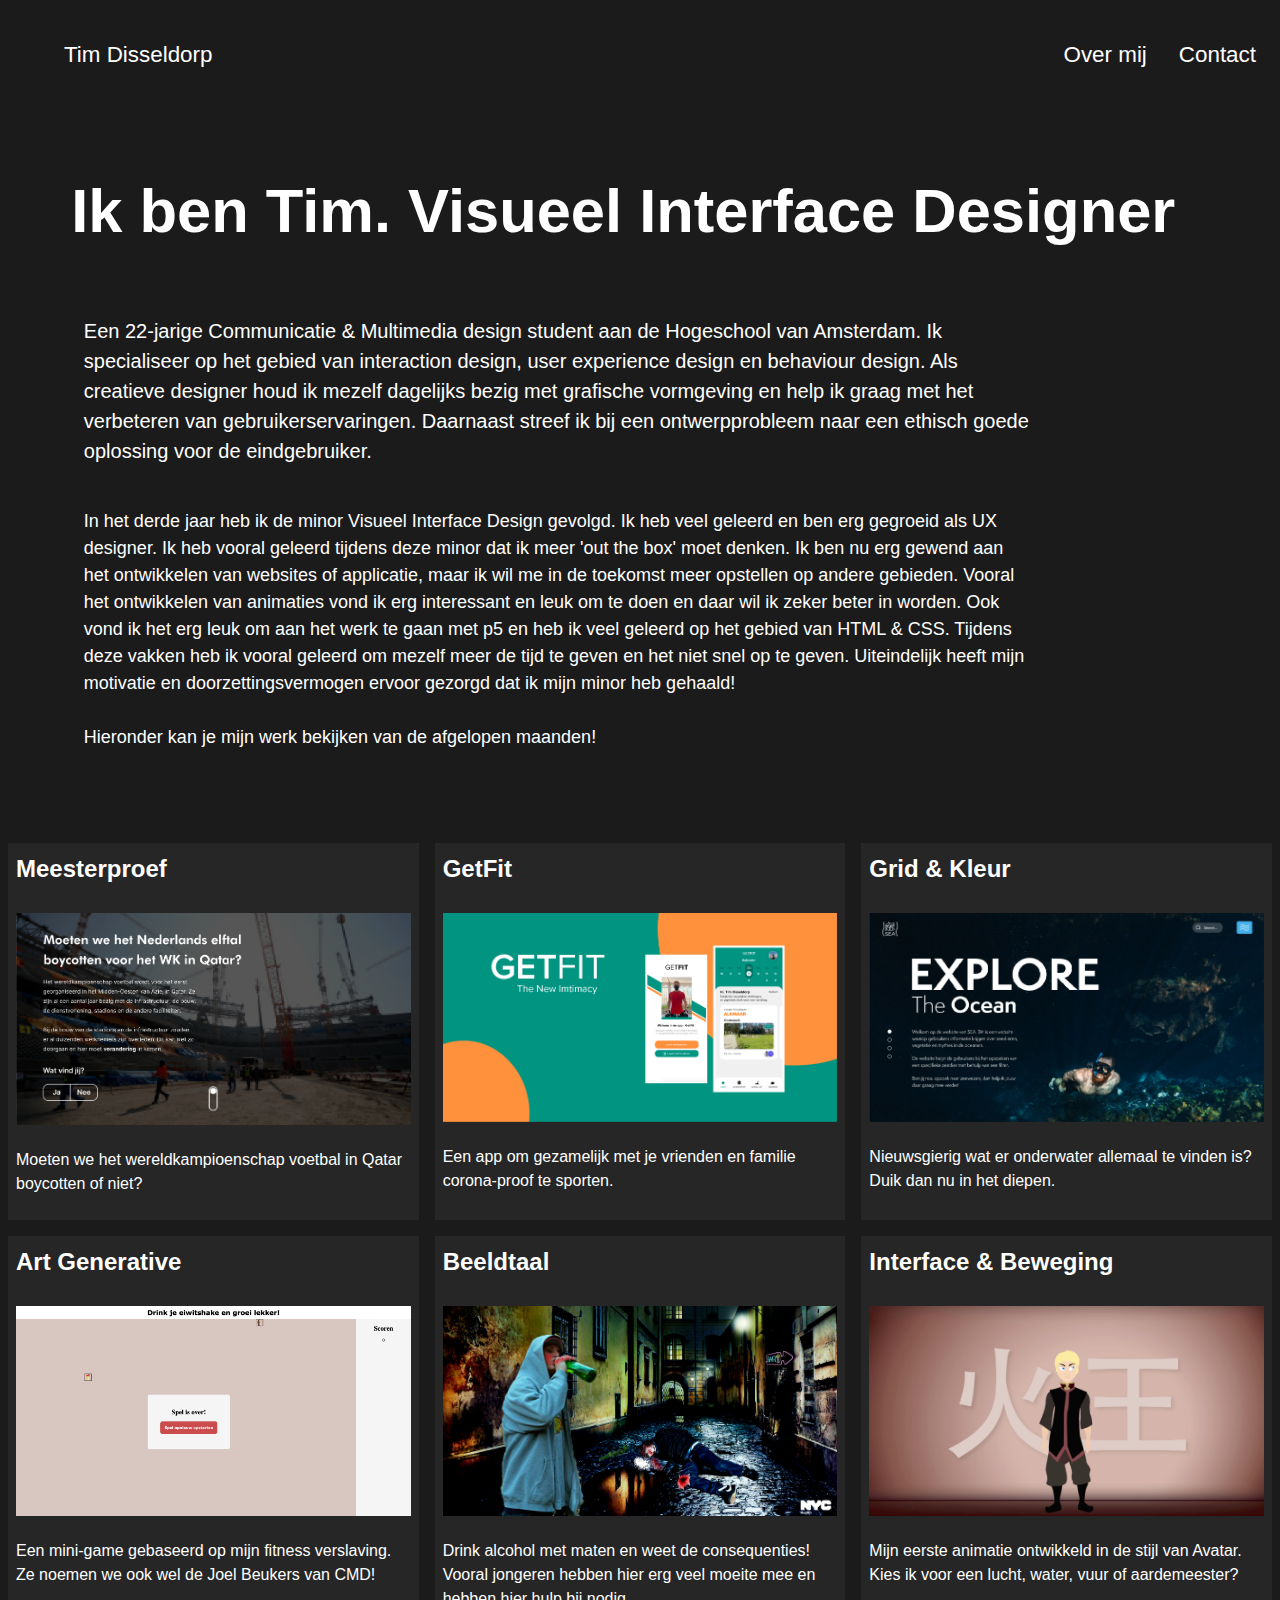
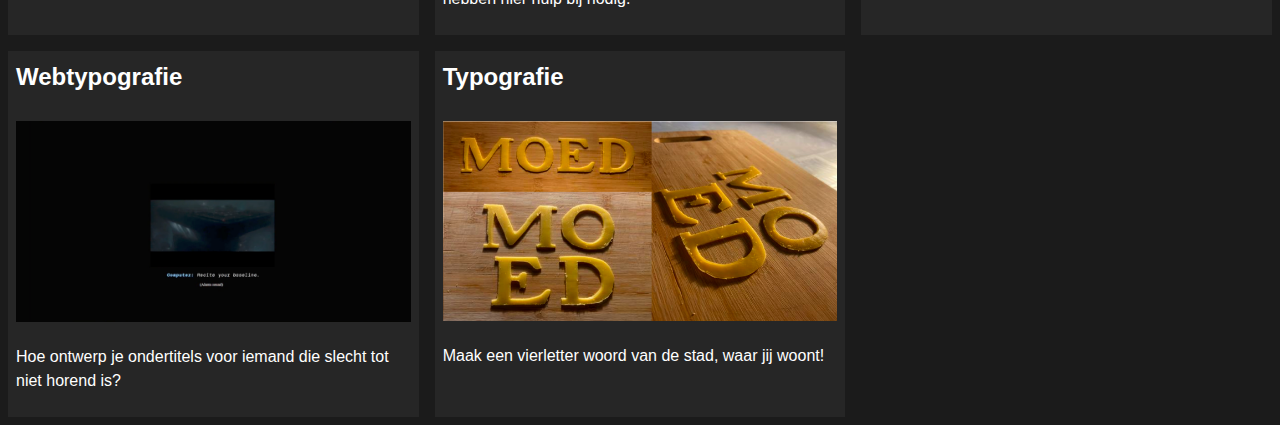
<file: index.html>
<!DOCTYPE html>
<html lang="en">

<head>
    <meta charset="UTF-8">
    <title>Portfolio van Tim Disseldorp</title>
    <link rel="stylesheet" type="text/css" href="css/styles.css">
    <meta name="viewport" content="width=device-width, initial-scale=1.0">
</head>


<body>
    <header>
        <nav>
            <ul>
                <li><a href="#">Tim Disseldorp</a></li>
                <li><a href="#about">Over mij</a></li>
                <li><a href="#footer">Contact</a></li>
            </ul>
        </nav>
    </header>
    <!-- Een navigatie met daarna een main met de belangrijkste informatie over mij -->
    <main>
        <h1>Ik ben Tim. Visueel Interface Designer</h1>
        <p id="about">Een 22-jarige Communicatie &amp; Multimedia design student aan de Hogeschool van Amsterdam. Ik specialiseer op het gebied van interaction design, user experience design en behaviour design. Als creatieve designer houd ik mezelf dagelijks bezig met grafische vormgeving en help ik graag met het verbeteren van gebruikerservaringen. Daarnaast streef ik bij een ontwerpprobleem naar een ethisch goede oplossing voor de eindgebruiker.  </p>
        
        <p id="extra">In het derde jaar heb ik de minor Visueel Interface Design gevolgd. Ik heb veel geleerd en ben erg gegroeid als UX designer. Ik heb vooral geleerd tijdens deze minor dat ik meer 'out the box' moet denken. Ik ben nu erg gewend aan het ontwikkelen van websites of applicatie, maar ik wil me in de toekomst meer opstellen op andere gebieden. Vooral het ontwikkelen van animaties vond ik erg interessant en leuk om te doen en daar wil ik zeker beter in worden. Ook vond ik het erg leuk om aan het werk te gaan met p5 en heb ik veel geleerd op het gebied van HTML &amp; CSS. Tijdens deze vakken heb ik vooral geleerd om mezelf meer de tijd te geven en het niet snel op te geven. Uiteindelijk heeft mijn motivatie en doorzettingsvermogen ervoor gezorgd dat ik mijn minor heb gehaald! <br>
        <br>
        Hieronder kan je mijn werk bekijken van de afgelopen maanden!
        </p>

        <article>
            <h2>Meesterproef</h2>
            <a href="Nummer1.html">
                <img src="img/Meesterproef.png" alt="Een foto van Qatar">
            </a>
            <p>Moeten we het wereldkampioenschap voetbal in Qatar boycotten of niet? </p>
        </article>
        <article>
            <h2>GetFit</h2>
            <a href="Nummer2.html">
                <img src="img/GETFIT-website.png" alt="Een foto van GETFIT">
            </a>
            <p>Een app om gezamelijk met je vrienden en familie corona-proof te sporten.</p>
        </article>
        <article>
            <h2>Grid &amp; Kleur </h2>
            <a href="Nummer3.html">
                <img src="img/SEA-website.png" alt="Een foto van een project">
            </a>
            <p>Nieuwsgierig wat er onderwater allemaal te vinden is? Duik dan nu in het diepen. </p>
        </article>
         <article>
            <h2>Art Generative</h2>
            <a href="Nummer4.html">
                <img src="img/Groei.png" alt="Een foto van de website">
            </a>
            <p>Een mini-game gebaseerd op mijn fitness verslaving. Ze noemen we ook wel de Joel Beukers van CMD!</p>
        </article>
        <article>
            <h2>Beeldtaal</h2>
            <a href="Nummer5.html">
                <img src="img/Alcohol.png" alt="Een foto van de website">
            </a>
            <p>Drink alcohol met maten en weet de consequenties! Vooral jongeren hebben hier erg veel moeite mee en hebben hier hulp bij nodig.</p>
        </article>
        <article>
            <h2>Interface &amp; Beweging</h2>
            <a href="Nummer6.html">
                <img src="img/Avatar.png" alt="Een foto van de website">
            </a>
            <p>Mijn eerste animatie ontwikkeld in de stijl van Avatar. Kies ik voor een lucht, water, vuur of aardemeester?</p>
        </article>
        <article>
            <h2>Webtypografie</h2>
            <a href="Nummer7.html">
                <img src="img/Web.png" alt="Een foto van de website">
            </a>
            <p>Hoe ontwerp je ondertitels voor iemand die slecht tot niet horend is? </p>
        </article>
        <article>
            <h2>Typografie</h2>
            <a href="Nummer8.html">
                <img src="img/Kaas.png" alt="Een foto van de website">
            </a>
            <p>Maak een vierletter woord van de stad, waar jij woont!</p>
        </article>
    </main>
    <footer>
       
    </footer>

</body>

</html>
</file>
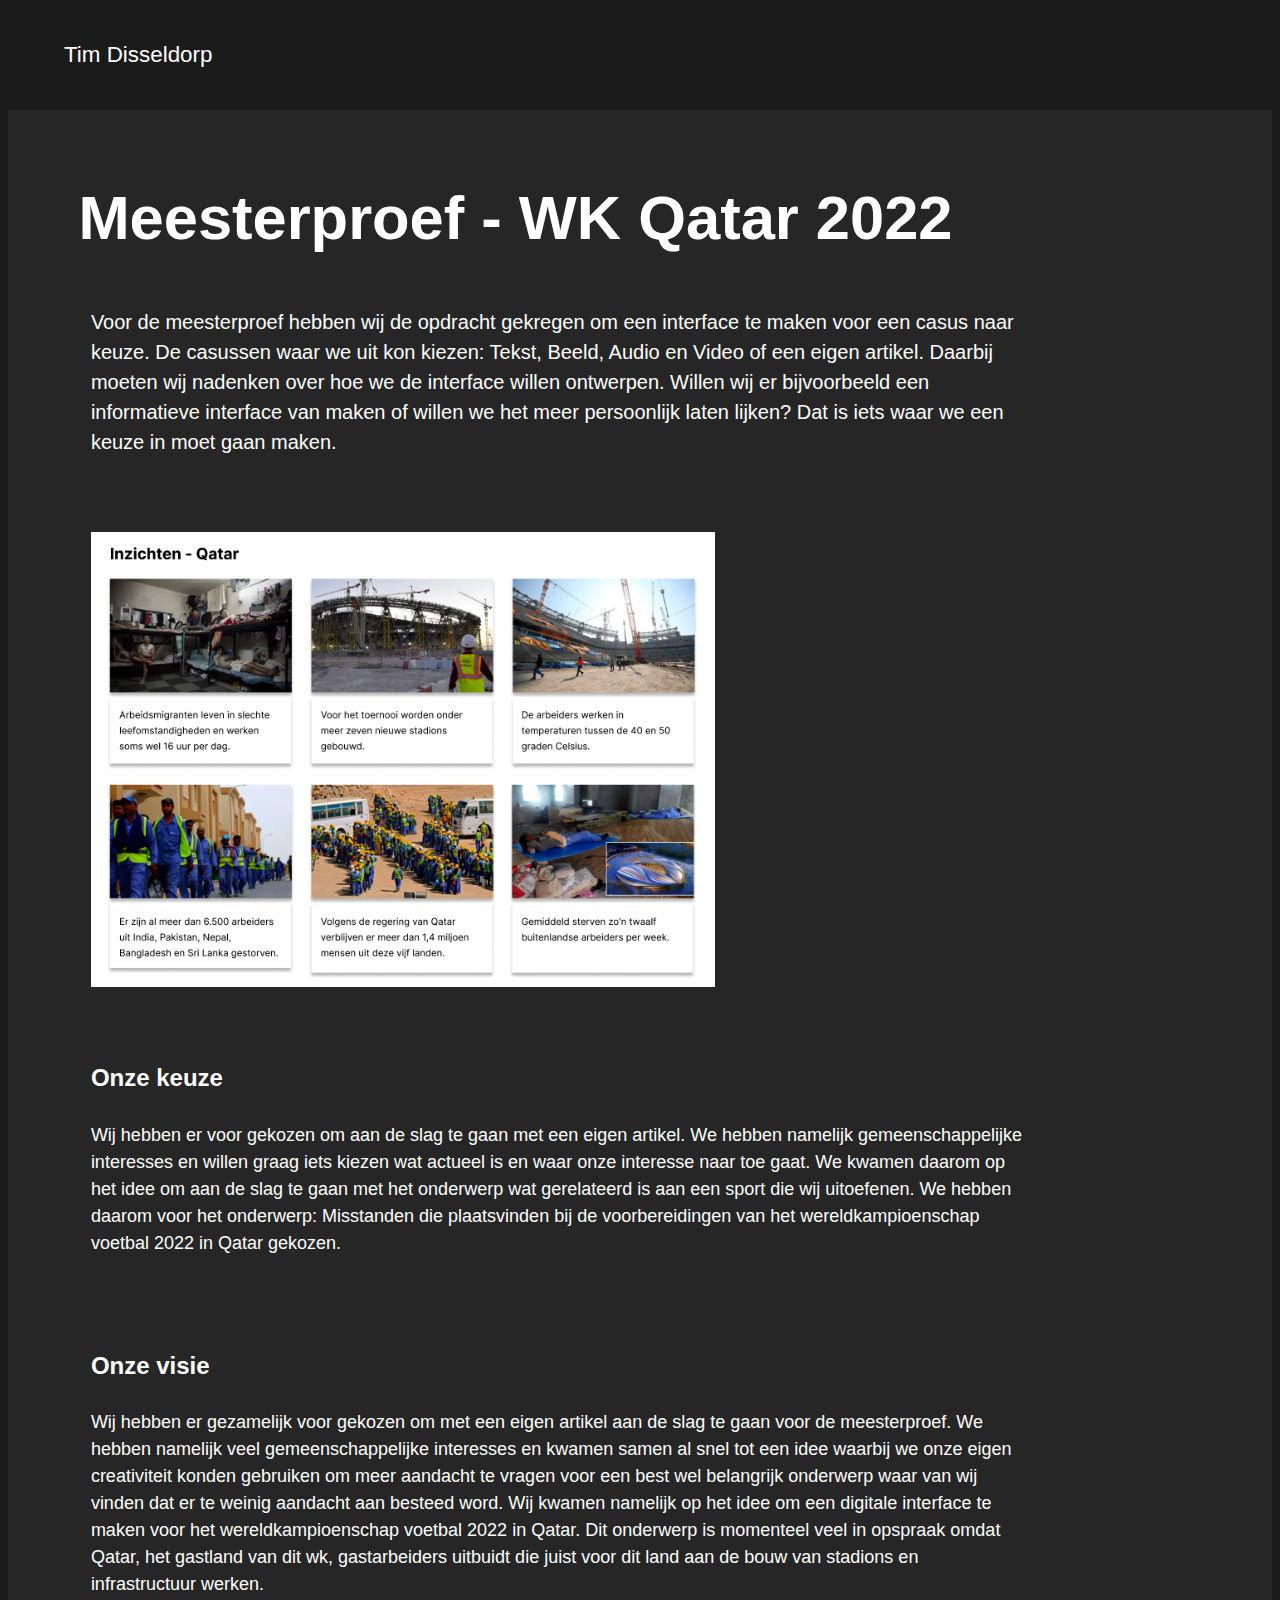
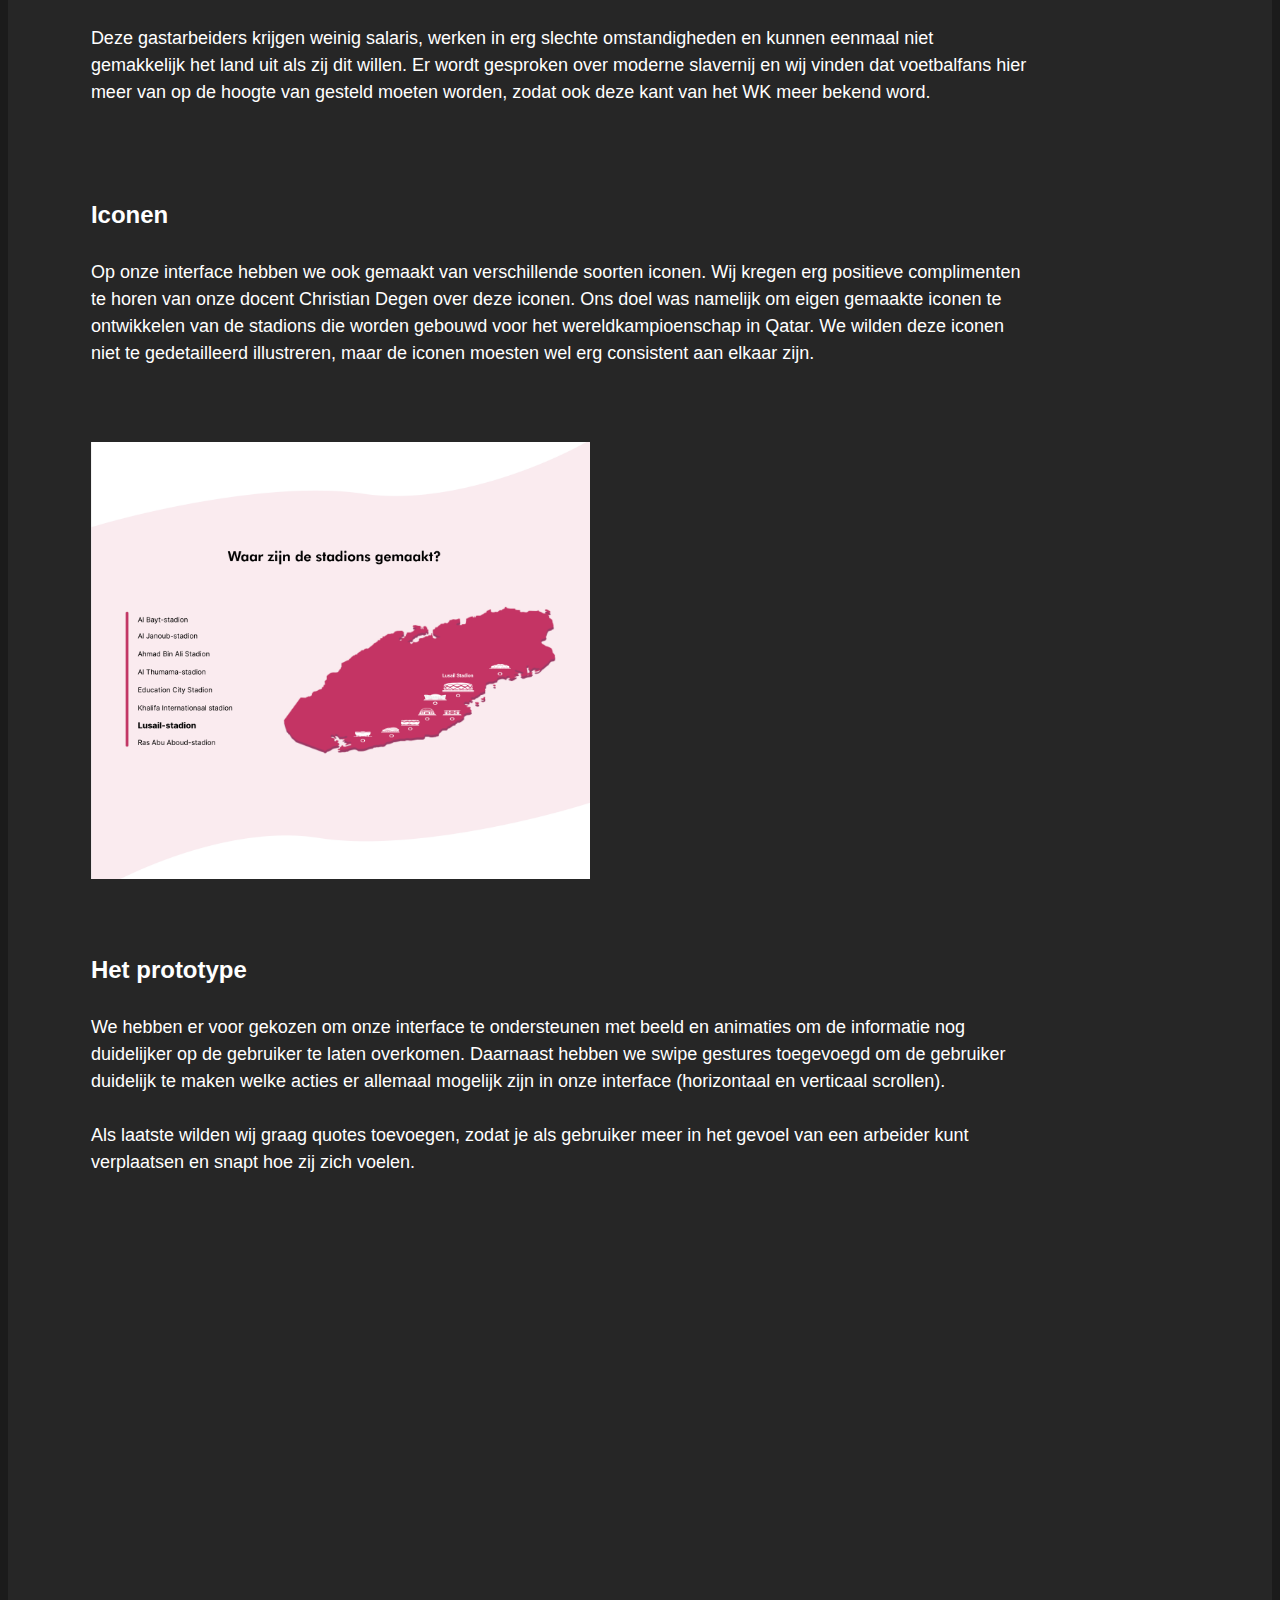
<file: Nummer1.html>
<!DOCTYPE html>
<html lang="en">

<head>
    <meta charset="UTF-8">
    <meta name="viewport" content="width=device-width, initial-scale=1.0">
    <link rel="stylesheet" type="text/css" href="css/styles.css">
    <title>To the Max with Friends</title>
</head>

<body>
    <header>
        <nav>
            <ul>
                <li><a href="index.html">Tim Disseldorp</a></li>
            </ul>
        </nav>
    </header>

    <article>
        <h1>Meesterproef - WK Qatar 2022</h1>
        <p id="about">Voor de meesterproef hebben wij de opdracht gekregen om een interface te maken voor een casus naar keuze. De casussen waar we uit kon kiezen: Tekst, Beeld, Audio en Video of een eigen artikel. Daarbij moeten wij nadenken over hoe we de interface willen ontwerpen. Willen wij er bijvoorbeeld een informatieve interface van maken of willen we het meer persoonlijk laten lijken? Dat is iets waar we een keuze in moet gaan maken. </p>
        <img src="img/Inzichten.png" class="groot2">
    </article>
    <article>
        <h2 id="beschrijving">Onze keuze</h2>
            <p id="alinea1">Wij hebben er voor gekozen om aan de slag te gaan met een eigen artikel. We hebben namelijk gemeenschappelijke interesses en willen graag iets kiezen wat actueel is en waar onze interesse naar toe gaat. We kwamen daarom op het idee om aan de slag te gaan met het onderwerp wat gerelateerd is aan een sport die wij uitoefenen. We hebben daarom voor het onderwerp: Misstanden die plaatsvinden bij de voorbereidingen van het wereldkampioenschap voetbal 2022 in Qatar gekozen.</p>
    </article>
     <article>
        <h2 id="beschrijving">Onze visie</h2>
            <p id="alinea1">
                Wij hebben er gezamelijk voor gekozen om met een eigen artikel aan de slag te gaan voor de meesterproef. We hebben namelijk veel gemeenschappelijke interesses en kwamen samen al snel tot een idee waarbij we onze eigen creativiteit konden gebruiken om meer aandacht te vragen voor een best wel belangrijk onderwerp waar van wij vinden dat er te weinig aandacht aan besteed word. Wij kwamen namelijk op het idee om een digitale interface te maken voor het wereldkampioenschap voetbal 2022 in Qatar. Dit onderwerp is momenteel veel in opspraak omdat Qatar, het gastland van dit wk, gastarbeiders uitbuidt die juist voor dit land aan de bouw van stadions en infrastructuur werken.
                <br>
                <br>
                Deze gastarbeiders krijgen weinig salaris, werken in erg slechte omstandigheden en kunnen eenmaal niet gemakkelijk het land uit als zij dit willen. Er wordt gesproken over moderne slavernij en wij vinden dat voetbalfans hier meer van op de hoogte van gesteld moeten worden, zodat ook deze kant van het WK meer bekend word.
                </p>
    </article>
    
    <article>
        <h2 id="beschrijving">Iconen</h2>
            <p id="alinea1">Op onze interface hebben we ook gemaakt van verschillende soorten iconen. Wij kregen erg positieve complimenten te horen van onze docent Christian Degen over deze iconen. Ons doel was namelijk om eigen gemaakte iconen te ontwikkelen van de stadions die worden gebouwd voor het wereldkampioenschap in Qatar. We wilden deze iconen niet te gedetailleerd illustreren, maar de iconen moesten wel erg consistent aan elkaar zijn. </p>
            <img src="img/Map.png" class="groot3">
    </article>
    
    <article>
       <h2 id="beschrijving">Het prototype</h2>
            <p id="alinea1">
            We hebben er voor gekozen om onze interface te ondersteunen met beeld en animaties om de informatie nog duidelijker op de gebruiker te laten overkomen. Daarnaast hebben we swipe gestures toegevoegd om de gebruiker duidelijk te maken welke acties er allemaal mogelijk zijn in onze interface (horizontaal en verticaal scrollen).
            <br>
            <br>
            Als laatste wilden wij graag quotes toevoegen, zodat je als gebruiker meer in het gevoel van een arbeider kunt verplaatsen en snapt hoe zij zich voelen.
            </p>
            <iframe width="560" height="315" src="https://youtu.be/f233Mah_Cek" frameborder="0" allow="accelerometer; autoplay; encrypted-media; gyroscope; picture-in-picture" allowfullscreen></iframe>
         
    </article>
    
</body>

</html>
</file>
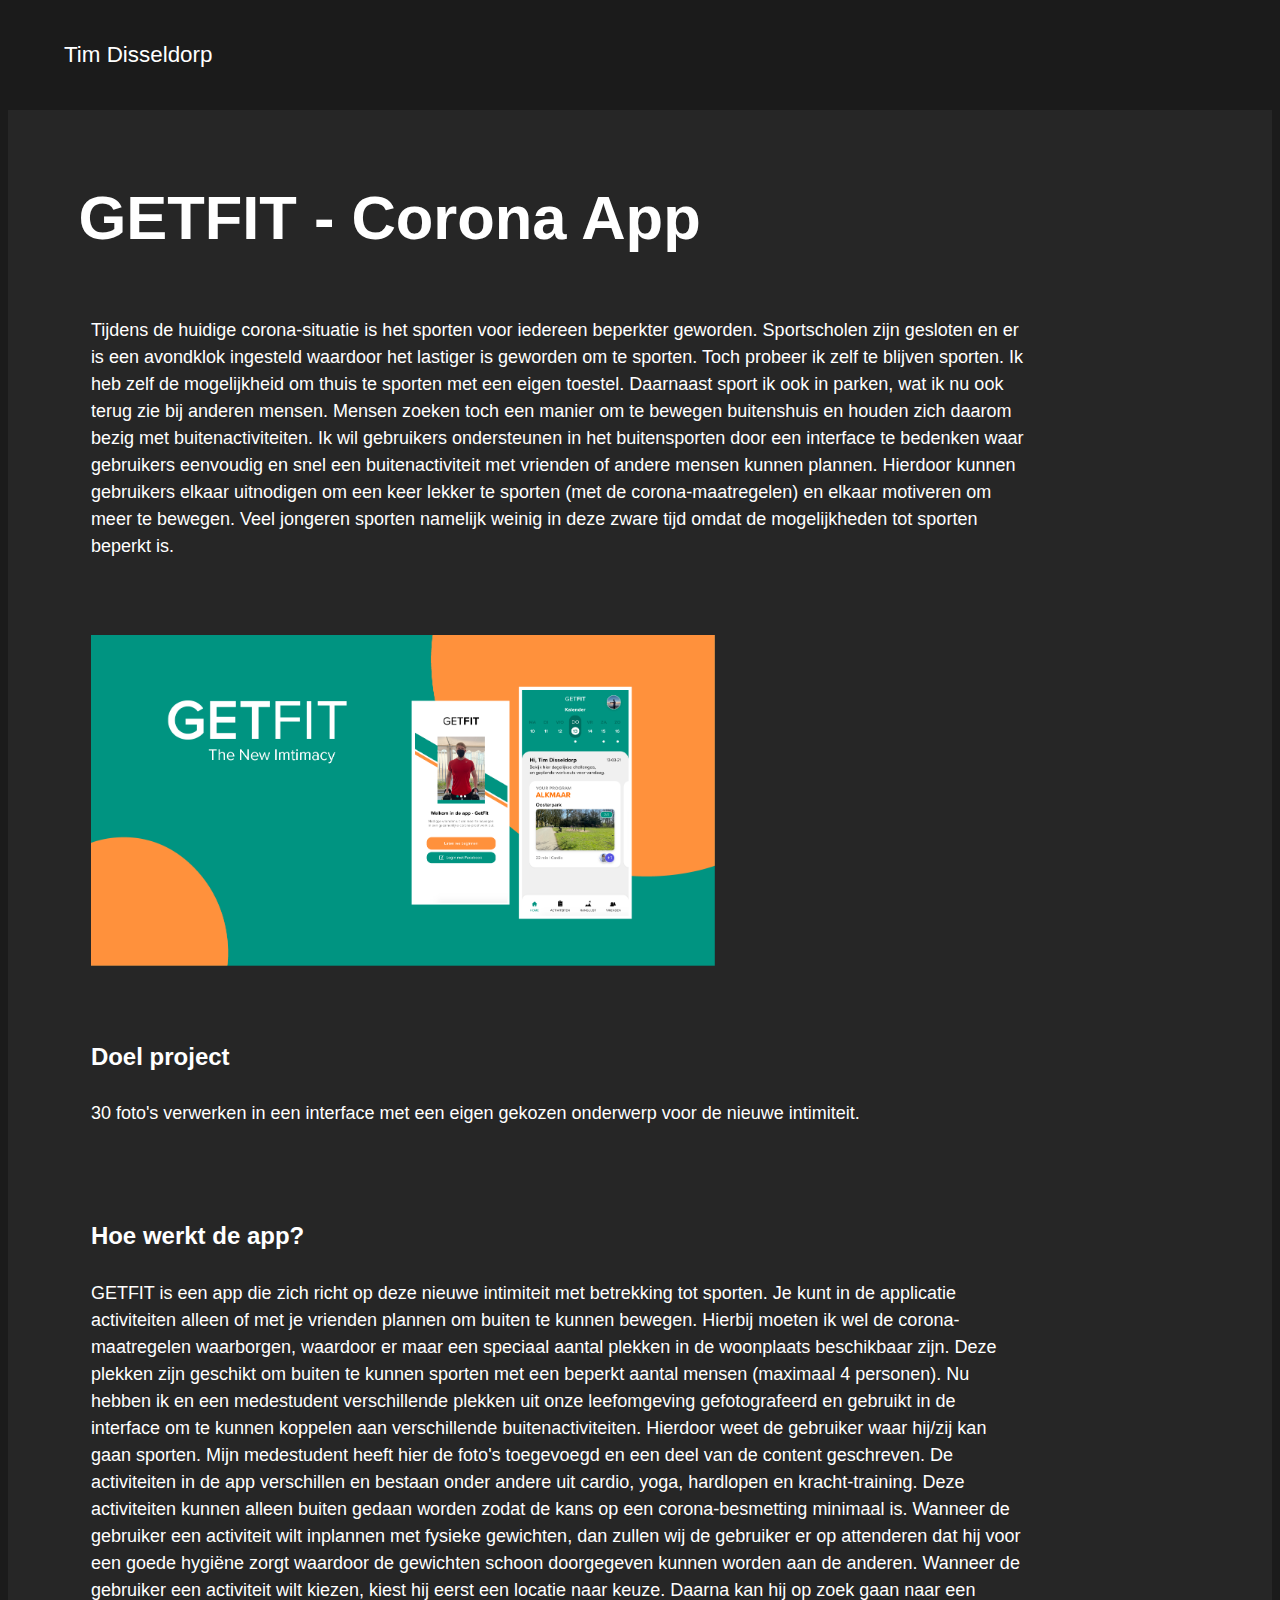
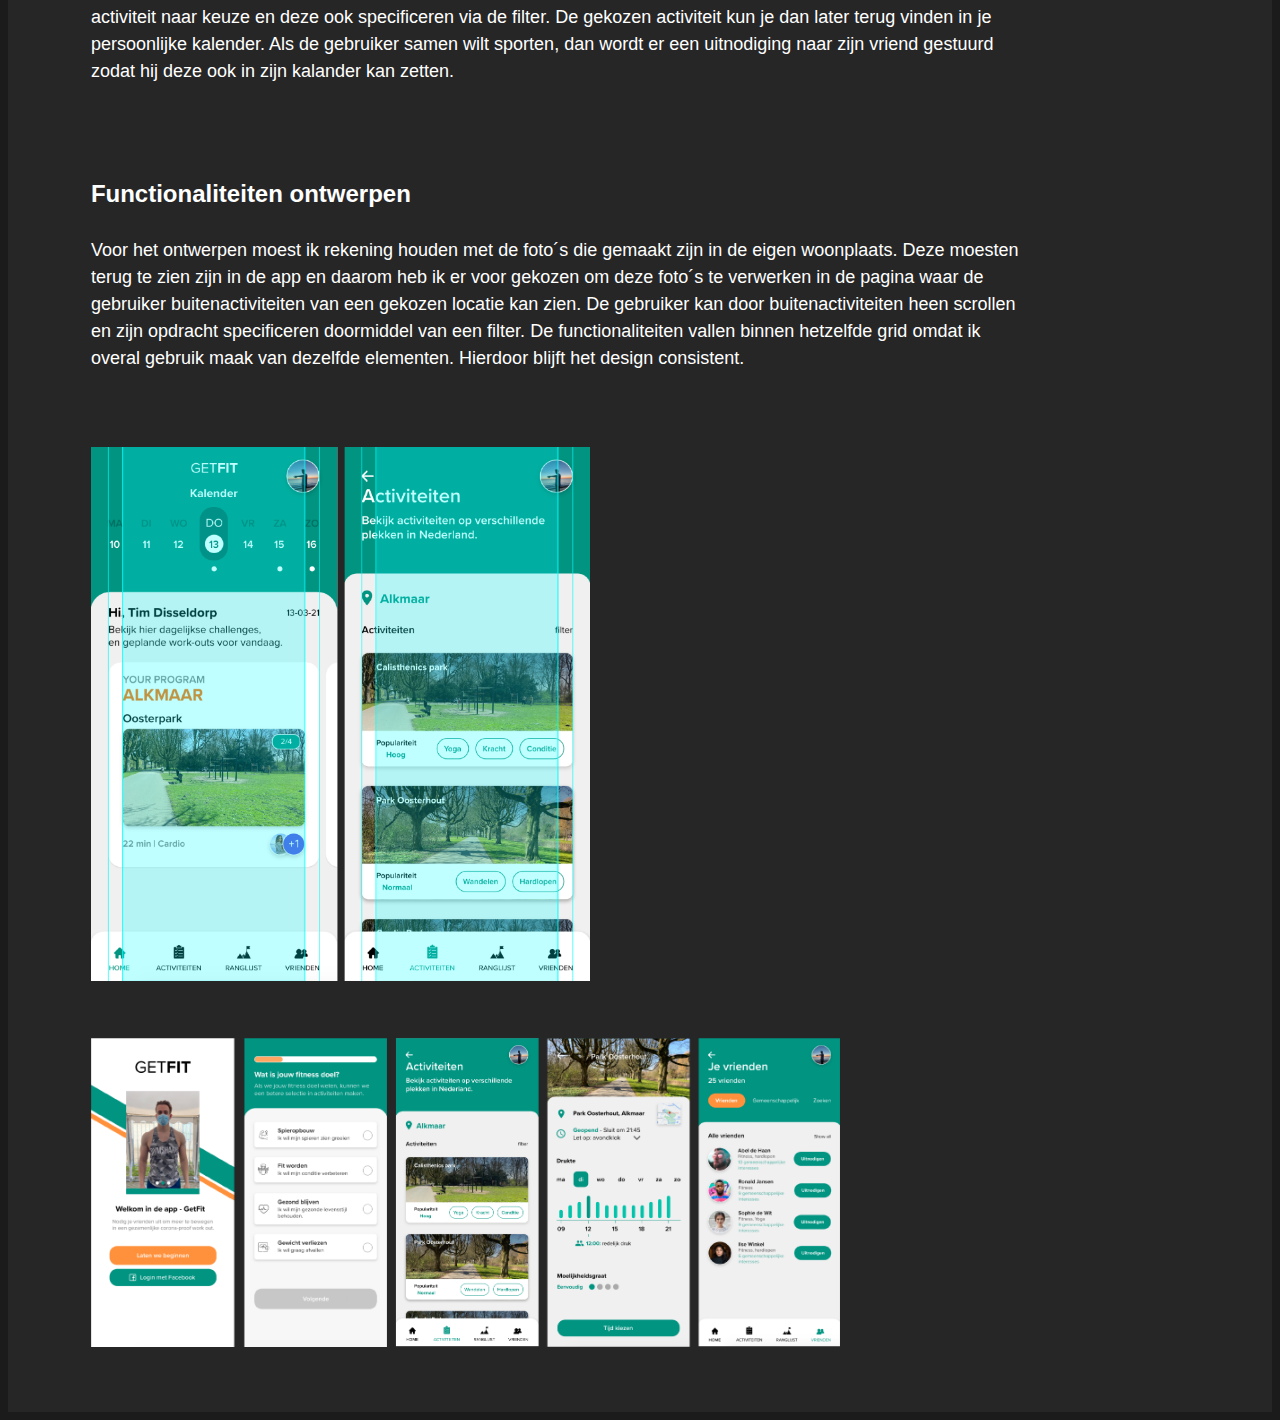
<file: Nummer2.html>
<!DOCTYPE html>
<html lang="en">

<head>
    <meta charset="UTF-8">
    <meta name="viewport" content="width=device-width, initial-scale=1.0">
    <link rel="stylesheet" type="text/css" href="css/styles.css">
    <title>GETFIT</title>
</head>

<body>
    <header>
        <nav>
            <ul>
                <li><a href="index.html">Tim Disseldorp</a></li>
            </ul>
        </nav>
    </header>

    <article>
        <h1>GETFIT - Corona App</h1>
        <p id="alinea1">Tijdens de huidige corona-situatie is het sporten voor iedereen beperkter geworden. Sportscholen zijn gesloten en er is een avondklok ingesteld waardoor het lastiger is geworden om te sporten. Toch probeer ik zelf te blijven sporten. Ik heb zelf de mogelijkheid om thuis te sporten met een eigen toestel. Daarnaast sport ik ook in parken, wat ik nu ook terug zie bij anderen mensen. Mensen zoeken toch een manier om te bewegen buitenshuis en houden zich daarom bezig met buitenactiviteiten. Ik wil gebruikers ondersteunen in het buitensporten door een interface te bedenken waar gebruikers eenvoudig en snel een buitenactiviteit met vrienden of andere mensen kunnen plannen. Hierdoor kunnen gebruikers elkaar uitnodigen om een keer lekker te sporten (met de corona-maatregelen) en elkaar motiveren om meer te bewegen. Veel jongeren sporten namelijk weinig in deze zware tijd omdat de mogelijkheden tot sporten beperkt is. </p>
        <img src="img/GETFIT-website.png" class="groot2">
    </article>
    <article>
        <h2 id="beschrijving">Doel project</h2>
            <p id="alinea1">30 foto's verwerken in een interface met een eigen gekozen onderwerp voor de nieuwe intimiteit.</p>
    </article>
     <article>
        <h2 id="beschrijving">Hoe werkt de app?</h2>
            <p id="alinea1">
                GETFIT is een app die zich richt op deze nieuwe intimiteit met betrekking tot sporten. Je kunt in de applicatie activiteiten alleen of met je vrienden plannen om buiten te kunnen bewegen. Hierbij moeten ik wel de corona-maatregelen waarborgen, waardoor er maar een speciaal aantal plekken in de woonplaats beschikbaar zijn. Deze plekken zijn geschikt om buiten te kunnen sporten met een beperkt aantal mensen (maximaal 4 personen). Nu hebben ik en een medestudent verschillende plekken uit onze leefomgeving gefotografeerd en gebruikt in de interface om te kunnen koppelen aan verschillende buitenactiviteiten. Hierdoor weet de gebruiker waar hij/zij kan gaan sporten. Mijn medestudent heeft hier de foto's toegevoegd en een deel van de content geschreven. De activiteiten in de app verschillen en bestaan onder andere uit cardio, yoga, hardlopen en kracht-training. Deze activiteiten kunnen alleen buiten gedaan worden zodat de kans op een corona-besmetting minimaal is. Wanneer de gebruiker een activiteit wilt inplannen met fysieke gewichten, dan zullen wij de gebruiker er op attenderen dat hij voor een goede hygiëne zorgt waardoor de gewichten schoon doorgegeven kunnen worden aan de anderen. Wanneer de gebruiker een activiteit wilt kiezen, kiest hij eerst een locatie naar keuze. Daarna kan hij op zoek gaan naar een activiteit naar keuze en deze ook specificeren via de filter. De gekozen activiteit kun je dan later terug vinden in je persoonlijke kalender. Als de gebruiker samen wilt sporten, dan wordt er een uitnodiging naar zijn vriend gestuurd zodat hij deze ook in zijn kalander kan zetten.</p>
    </article>
    <article>
      <h2 id="beschrijving">Functionaliteiten ontwerpen</h2>
            <p id="alinea1">
                Voor het ontwerpen moest ik rekening houden met de foto´s die gemaakt zijn in de eigen woonplaats. Deze moesten terug te zien zijn in de app en daarom heb ik er voor gekozen om deze foto´s te verwerken in de pagina waar de gebruiker buitenactiviteiten van een gekozen locatie kan zien. De gebruiker kan door buitenactiviteiten heen scrollen en zijn opdracht specificeren doormiddel van een filter. De functionaliteiten vallen binnen hetzelfde grid omdat ik overal gebruik maak van dezelfde elementen. Hierdoor blijft het design consistent.
            </p>
            <img src="img/Getfit-2.png" class="groot3">
    
            <img src="img/Getfit-5.png" class="groot1">
    </article>
    
</body>

</html>
</file>
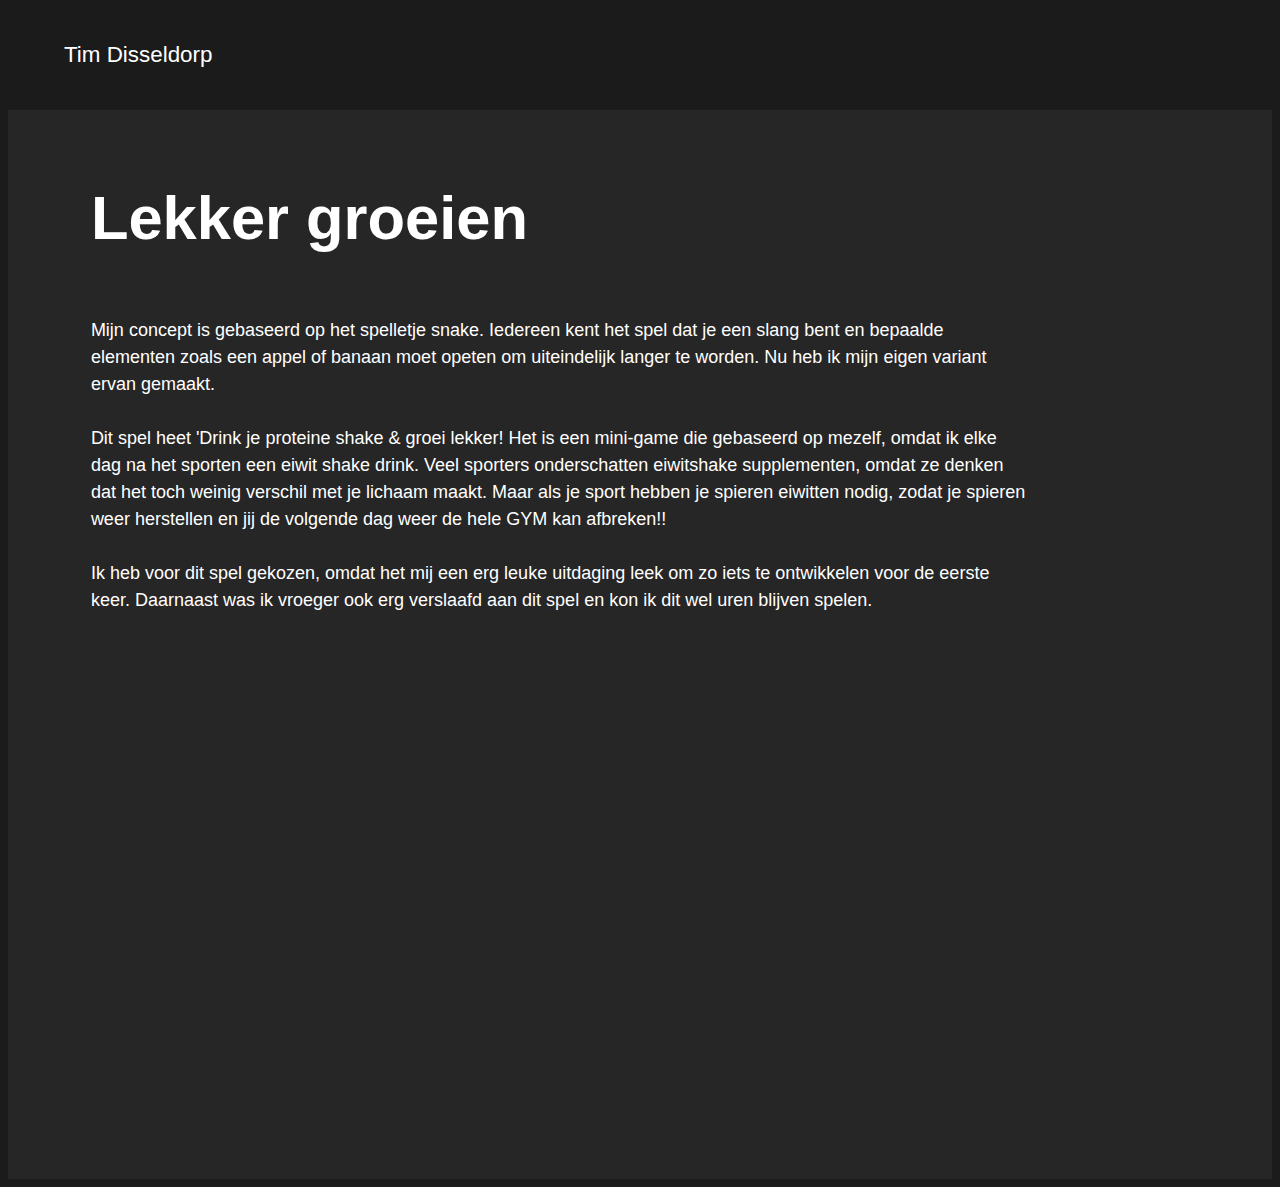
<file: Nummer4.html>
<!DOCTYPE html>
<html lang="en">

<head>
    <meta charset="UTF-8">
    <meta name="viewport" content="width=device-width, initial-scale=1.0">
    <link rel="stylesheet" type="text/css" href="css/styles.css">
    <title>Travor App</title>
</head>

<body>
    <header>
        <nav>
            <ul>
                <li><a href="index.html">Tim Disseldorp</a></li>
            </ul>
        </nav>
    </header>
    
    <article>
       <h1 id="beschrijving">Lekker groeien</h1>
            <p id="alinea1">Mijn concept is gebaseerd op het spelletje snake. Iedereen kent het spel dat je een slang bent en bepaalde elementen zoals een appel of banaan moet opeten om uiteindelijk langer te worden. Nu heb ik mijn eigen variant ervan gemaakt.
            <br>
            <br>
            Dit spel heet 'Drink je proteine shake &amp; groei lekker! Het is een mini-game die gebaseerd op mezelf, omdat ik elke dag na het sporten een eiwit shake drink. Veel sporters onderschatten eiwitshake supplementen, omdat ze denken dat het toch weinig verschil met je lichaam maakt. Maar als je sport hebben je spieren eiwitten nodig, zodat je spieren weer herstellen en jij de volgende dag weer de hele GYM kan afbreken!!
            <br>
            <br>
            Ik heb voor dit spel gekozen, omdat het mij een erg leuke uitdaging leek om zo iets te ontwikkelen voor de eerste keer. Daarnaast was ik vroeger ook erg verslaafd aan dit spel en kon ik dit wel uren blijven spelen.
            </p>
            <iframe width="560" height="315" src="https://youtu.be/PC7Kc3CAfow" frameborder="0" allow="accelerometer; autoplay; encrypted-media; gyroscope; picture-in-picture" allowfullscreen></iframe>
    </article>
</body>

</html>
</file>
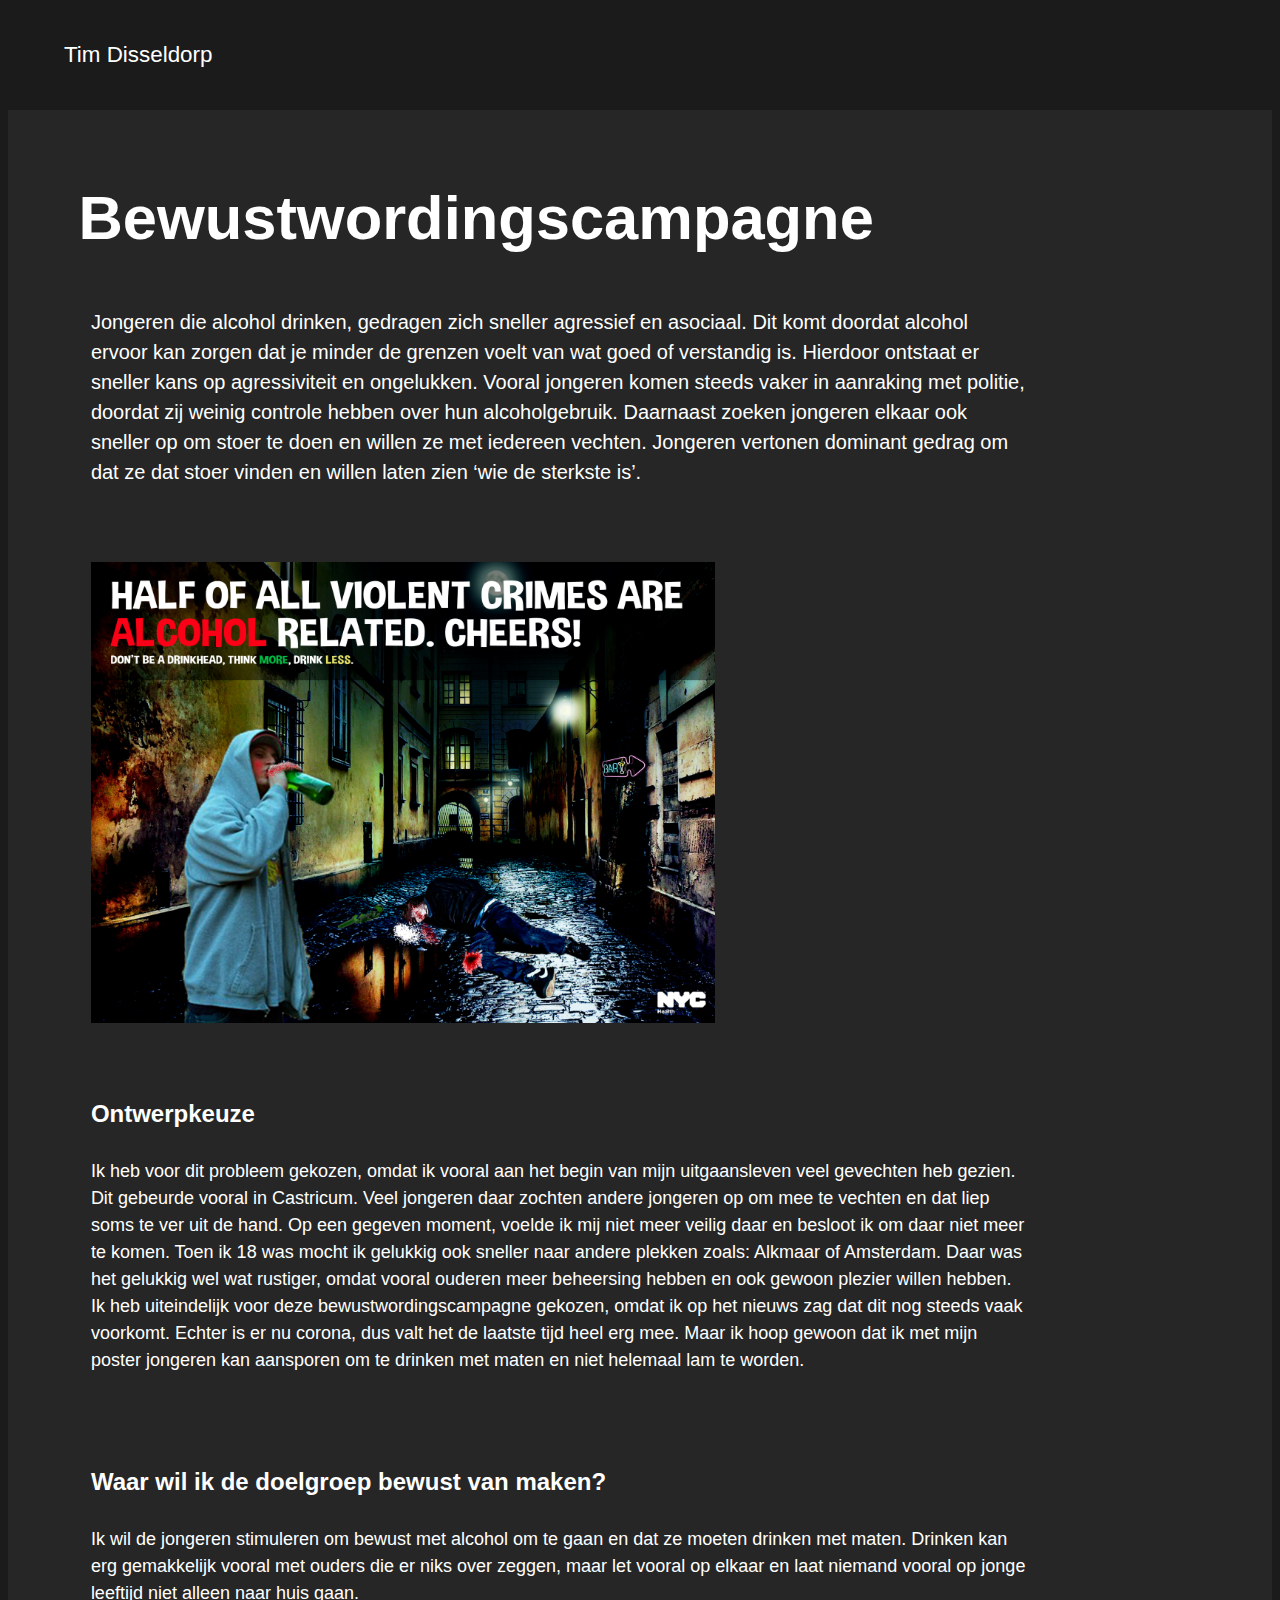
<file: Nummer5.html>
<!DOCTYPE html>
<html lang="en">

<head>
    <meta charset="UTF-8">
    <meta name="viewport" content="width=device-width, initial-scale=1.0">
    <link rel="stylesheet" type="text/css" href="css/styles.css">
    <title>Project Beyond</title>
</head>

<body>
    <header>
        <nav>
            <ul>
                <li><a href="index.html">Tim Disseldorp</a></li>
            </ul>
        </nav>
    </header>

    <article>
        <h1>Bewustwordingscampagne</h1>
        <p id="about">Jongeren die alcohol drinken, gedragen zich sneller agressief en asociaal. Dit komt doordat alcohol ervoor kan zorgen dat je minder de grenzen voelt van wat goed of verstandig is. Hierdoor ontstaat er sneller kans op agressiviteit en ongelukken. Vooral jongeren komen steeds vaker in aanraking met politie, doordat zij weinig controle hebben over hun alcoholgebruik. Daarnaast zoeken jongeren elkaar ook sneller op om stoer te doen en willen ze met iedereen vechten. Jongeren vertonen dominant gedrag om dat ze dat stoer vinden en willen laten zien ‘wie de sterkste is’.</p>
        <img src="img/Campagne.png" class="groot2">
    </article>
    <article>
        <h2 id="beschrijving">Ontwerpkeuze</h2>
            <p id="alinea1">Ik heb voor dit probleem gekozen, omdat ik vooral aan het begin van mijn uitgaansleven veel gevechten heb gezien. Dit gebeurde vooral in Castricum. Veel jongeren daar zochten andere jongeren op om mee te vechten en dat liep soms te ver uit de hand. Op een gegeven moment, voelde ik mij niet meer veilig daar en besloot ik om daar niet meer te komen. Toen ik 18 was mocht ik gelukkig ook sneller naar andere plekken zoals: Alkmaar of Amsterdam. Daar was het gelukkig wel wat rustiger, omdat vooral ouderen meer beheersing hebben en ook gewoon plezier willen hebben. Ik heb uiteindelijk voor deze bewustwordingscampagne gekozen, omdat ik op het nieuws zag dat dit nog steeds vaak voorkomt. Echter is er nu corona, dus valt het de laatste tijd heel erg mee. Maar ik hoop gewoon dat ik met mijn poster jongeren kan aansporen om te drinken met maten en niet helemaal lam te worden.</p>
    </article>
     <article>
        <h2 id="beschrijving">Waar wil ik de doelgroep bewust van maken?</h2>
            <p id="alinea1">
                Ik wil de jongeren stimuleren om bewust met alcohol om te gaan en dat ze moeten drinken met maten. Drinken kan erg gemakkelijk vooral met ouders die er niks over zeggen, maar let vooral op elkaar en laat niemand vooral op jonge leeftijd niet alleen naar huis gaan. 
</p>
    </article>
    
</body>

</html>
</file>
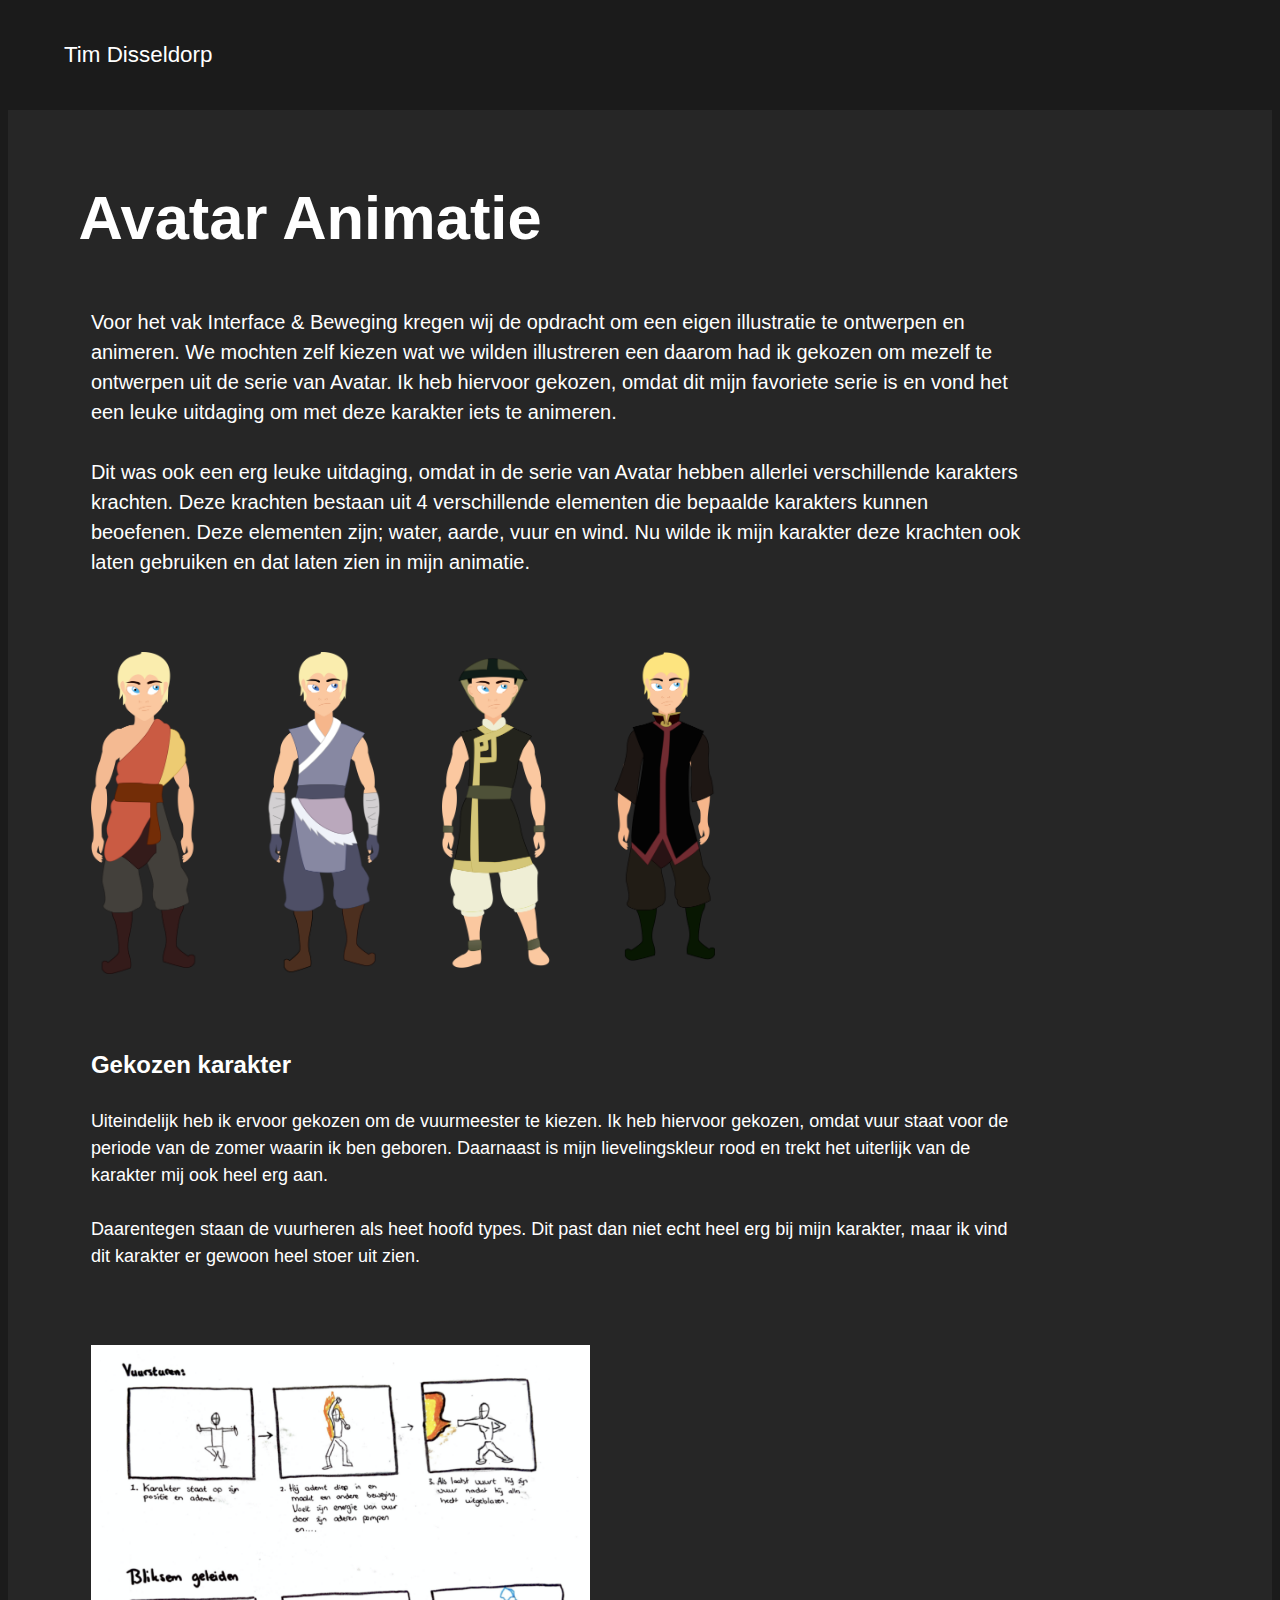
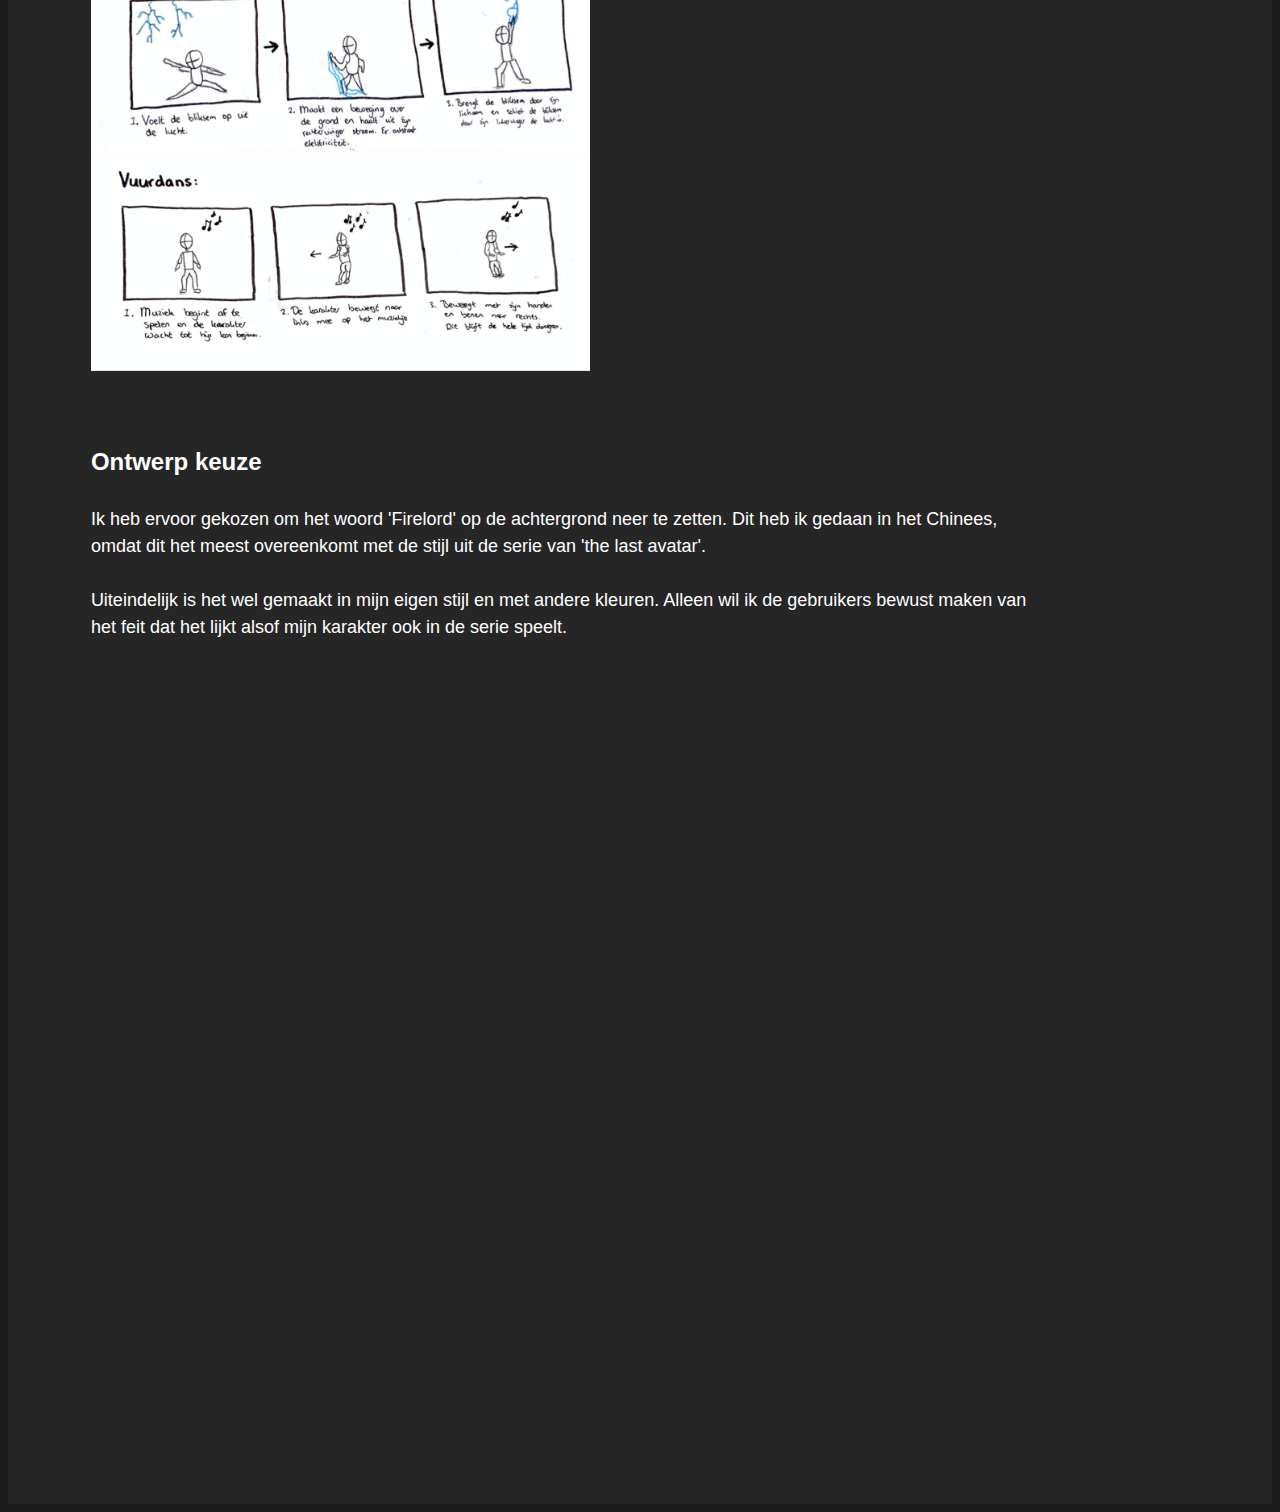
<file: Nummer6.html>
<!DOCTYPE html>
<html lang="en">

<head>
    <meta charset="UTF-8">
    <meta name="viewport" content="width=device-width, initial-scale=1.0">
    <link rel="stylesheet" type="text/css" href="css/styles.css">
    <title>Avatar Animatie</title>
</head>

<body>
    <header>
        <nav>
            <ul>
                <li><a href="index.html">Tim Disseldorp</a></li>
            </ul>
        </nav>
    </header>

<article>
        <h1>Avatar Animatie</h1>
        <p id="about">Voor het vak Interface &amp; Beweging kregen wij de opdracht om een eigen illustratie te ontwerpen en animeren. We mochten zelf kiezen wat we wilden illustreren een daarom had ik gekozen om mezelf te ontwerpen uit de serie van Avatar. Ik heb hiervoor gekozen, omdat dit mijn favoriete serie is en vond het een leuke uitdaging om met deze karakter iets te animeren.
        <br>
        <br>
        Dit was ook een erg leuke uitdaging, omdat in de serie van Avatar hebben allerlei verschillende karakters krachten. Deze krachten bestaan uit 4 verschillende elementen die bepaalde karakters kunnen beoefenen. Deze elementen zijn; water, aarde, vuur en wind. Nu wilde ik mijn karakter deze krachten ook laten gebruiken en dat laten zien in mijn animatie. </p>
        <img src="img/Karakters4.png" class="groot2">
    </article>
    
    <article>
       <h2 id="beschrijving">Gekozen karakter</h2>
            <p id="alinea1">Uiteindelijk heb ik ervoor gekozen om de vuurmeester te kiezen. Ik heb hiervoor gekozen, omdat vuur staat voor de periode van de zomer waarin ik ben geboren. Daarnaast is mijn lievelingskleur rood en trekt het uiterlijk van de karakter mij ook heel erg aan. 
            <br>
            <br>
            Daarentegen staan de vuurheren als heet hoofd types. Dit past dan niet echt heel erg bij mijn karakter, maar ik vind dit karakter er gewoon heel stoer uit zien. </p>
            <img src="img/Avatarschets.png" class="groot3">
    </article>
    
    <article>
       <h2 id="beschrijving">Ontwerp keuze</h2>
            <p id="alinea1">Ik heb ervoor gekozen om het woord 'Firelord' op de achtergrond neer te zetten. Dit heb ik gedaan in het Chinees, omdat dit het meest overeenkomt met de stijl uit de serie van 'the last avatar'. 
            <br>
            <br>
            Uiteindelijk is het wel gemaakt in mijn eigen stijl en met andere kleuren. Alleen wil ik de gebruikers bewust maken van het feit dat het lijkt alsof mijn karakter ook in de serie speelt.
            </p>
            <div style="position: relative; padding-bottom: 62.5%; height: 0;"><iframe src="https://www.loom.com/embed/a37180f3db8f445a9276f7a14f3f10e1" frameborder="0" webkitallowfullscreen mozallowfullscreen allowfullscreen style="position: absolute; top: 0; left: 0; width: 60%; height: 60%;"></iframe></div>
    </article>
</body>

</html>
</file>
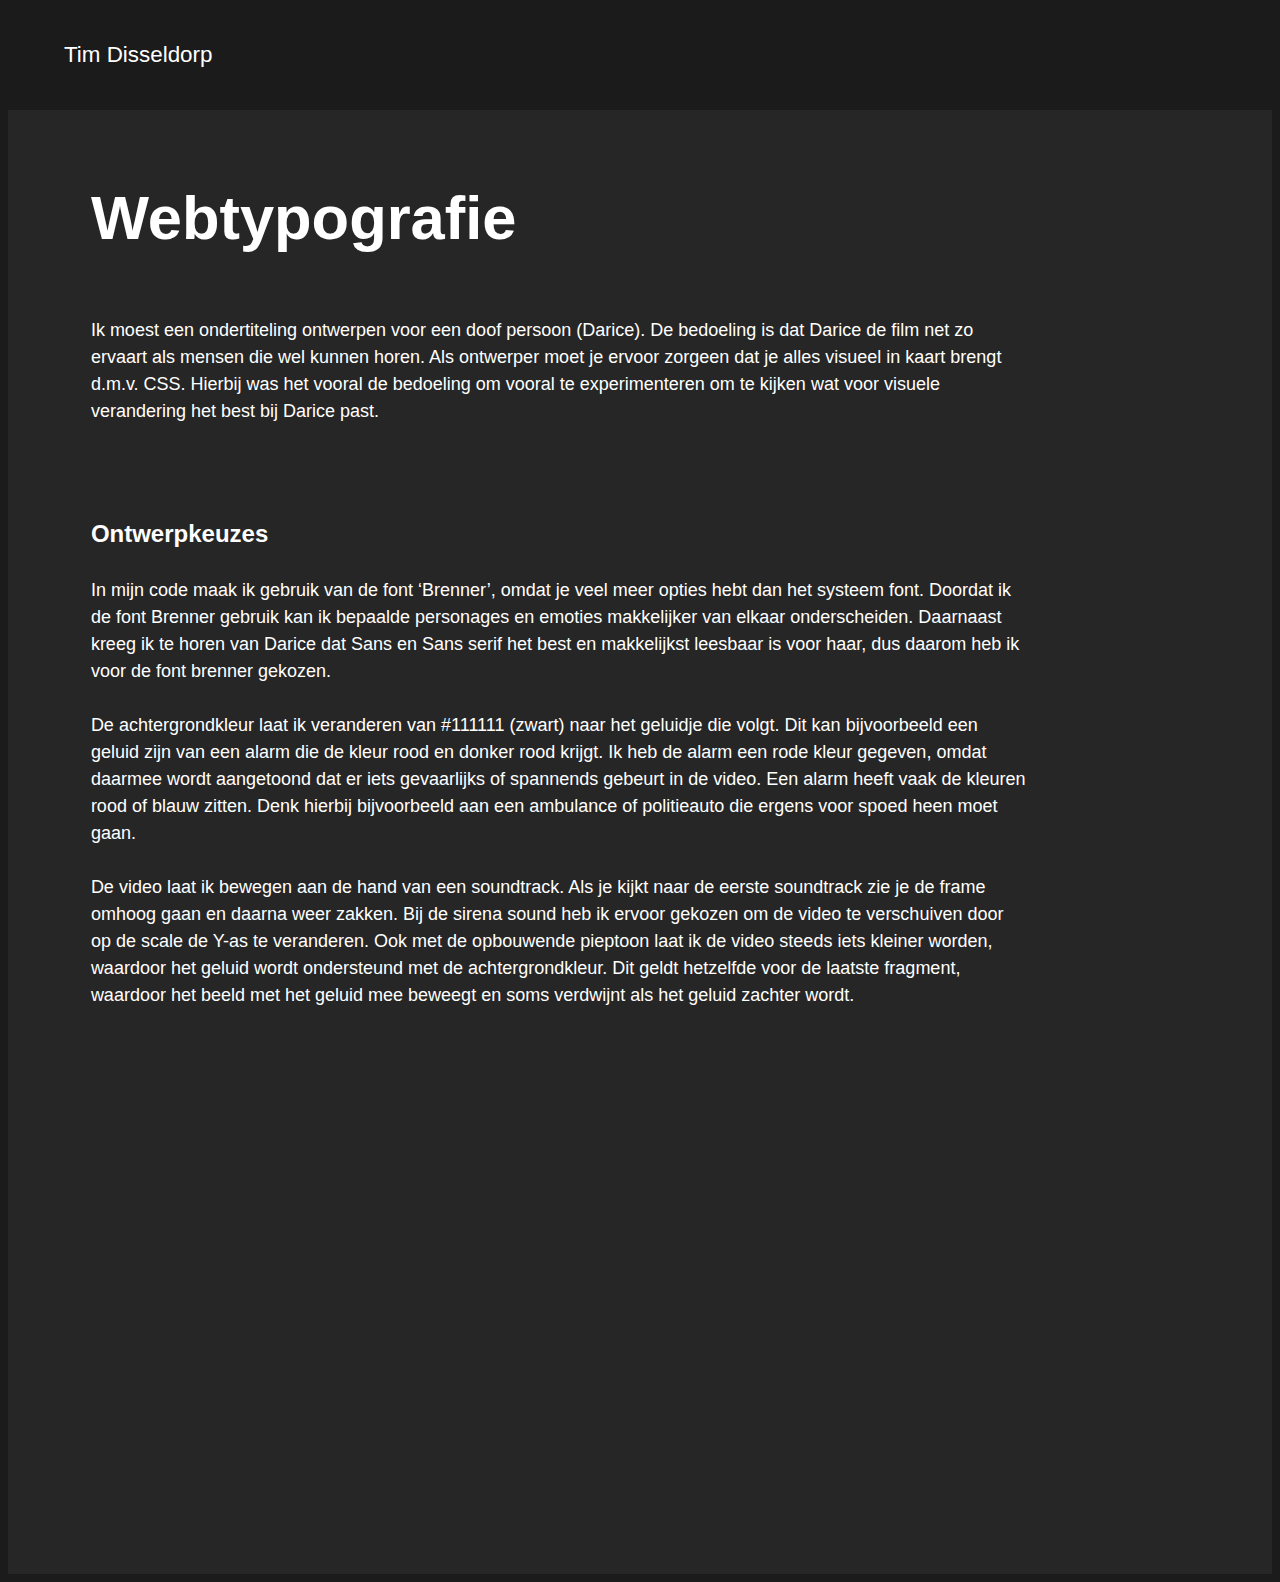
<file: Nummer7.html>
<!DOCTYPE html>
<html lang="en">

<head>
    <meta charset="UTF-8">
    <meta name="viewport" content="width=device-width, initial-scale=1.0">
    <link rel="stylesheet" type="text/css" href="css/styles.css">
    <title>Webtypografie</title>
</head>

<body>
    <header>
        <nav>
            <ul>
                <li><a href="index.html">Tim Disseldorp</a></li>
            </ul>
        </nav>
    </header>

    <article>
       <h1 id="beschrijving">Webtypografie</h1>
            <p id="alinea1">Ik moest een ondertiteling ontwerpen voor een doof persoon (Darice). De bedoeling is dat Darice de film net zo ervaart als mensen die wel kunnen horen. Als ontwerper moet je ervoor zorgeen dat je alles visueel in kaart brengt d.m.v. CSS. Hierbij was het vooral de bedoeling om vooral te experimenteren om te kijken wat voor visuele verandering het best bij Darice past. 
            </p>
    </article>
    
    <article>
    <h2 id="beschrijving">Ontwerpkeuzes</h2>
            <p id="alinea1">In mijn code maak ik gebruik van de font ‘Brenner’, omdat je veel meer opties hebt dan het systeem font. Doordat ik de font Brenner gebruik kan ik bepaalde personages en emoties makkelijker van elkaar onderscheiden. Daarnaast kreeg ik te horen van Darice dat Sans en Sans serif het best en makkelijkst leesbaar is voor haar, dus daarom heb ik voor de font brenner gekozen.   
            <br>
            <br>
            De achtergrondkleur laat ik veranderen van #111111 (zwart) naar het geluidje die volgt. Dit kan bijvoorbeeld een geluid zijn van een alarm die de kleur rood en donker rood krijgt. Ik heb de alarm een rode kleur gegeven, omdat daarmee wordt aangetoond dat er iets gevaarlijks of spannends gebeurt in de video. Een alarm heeft vaak de kleuren rood of blauw zitten. Denk hierbij bijvoorbeeld aan een ambulance of politieauto die ergens voor spoed heen moet gaan. 
            <br>
            <br>
            De video laat ik bewegen aan de hand van een soundtrack. Als je kijkt naar de eerste soundtrack zie je de frame omhoog gaan en daarna weer zakken. Bij de sirena sound heb ik ervoor gekozen om de video te verschuiven door op de scale de Y-as te veranderen. Ook met de opbouwende pieptoon laat ik de video steeds iets kleiner worden, waardoor het geluid wordt ondersteund met de achtergrondkleur. Dit geldt hetzelfde voor de laatste fragment, waardoor het beeld met het geluid mee beweegt en soms verdwijnt als het geluid zachter wordt.
            </p>
            <iframe width="560" height="315" src="https://youtu.be/VUbHFmUCOwI" frameborder="0" allow="accelerometer; autoplay; encrypted-media; gyroscope; picture-in-picture" allowfullscreen></iframe>
    </article>
    
</body>

</html>
</file>
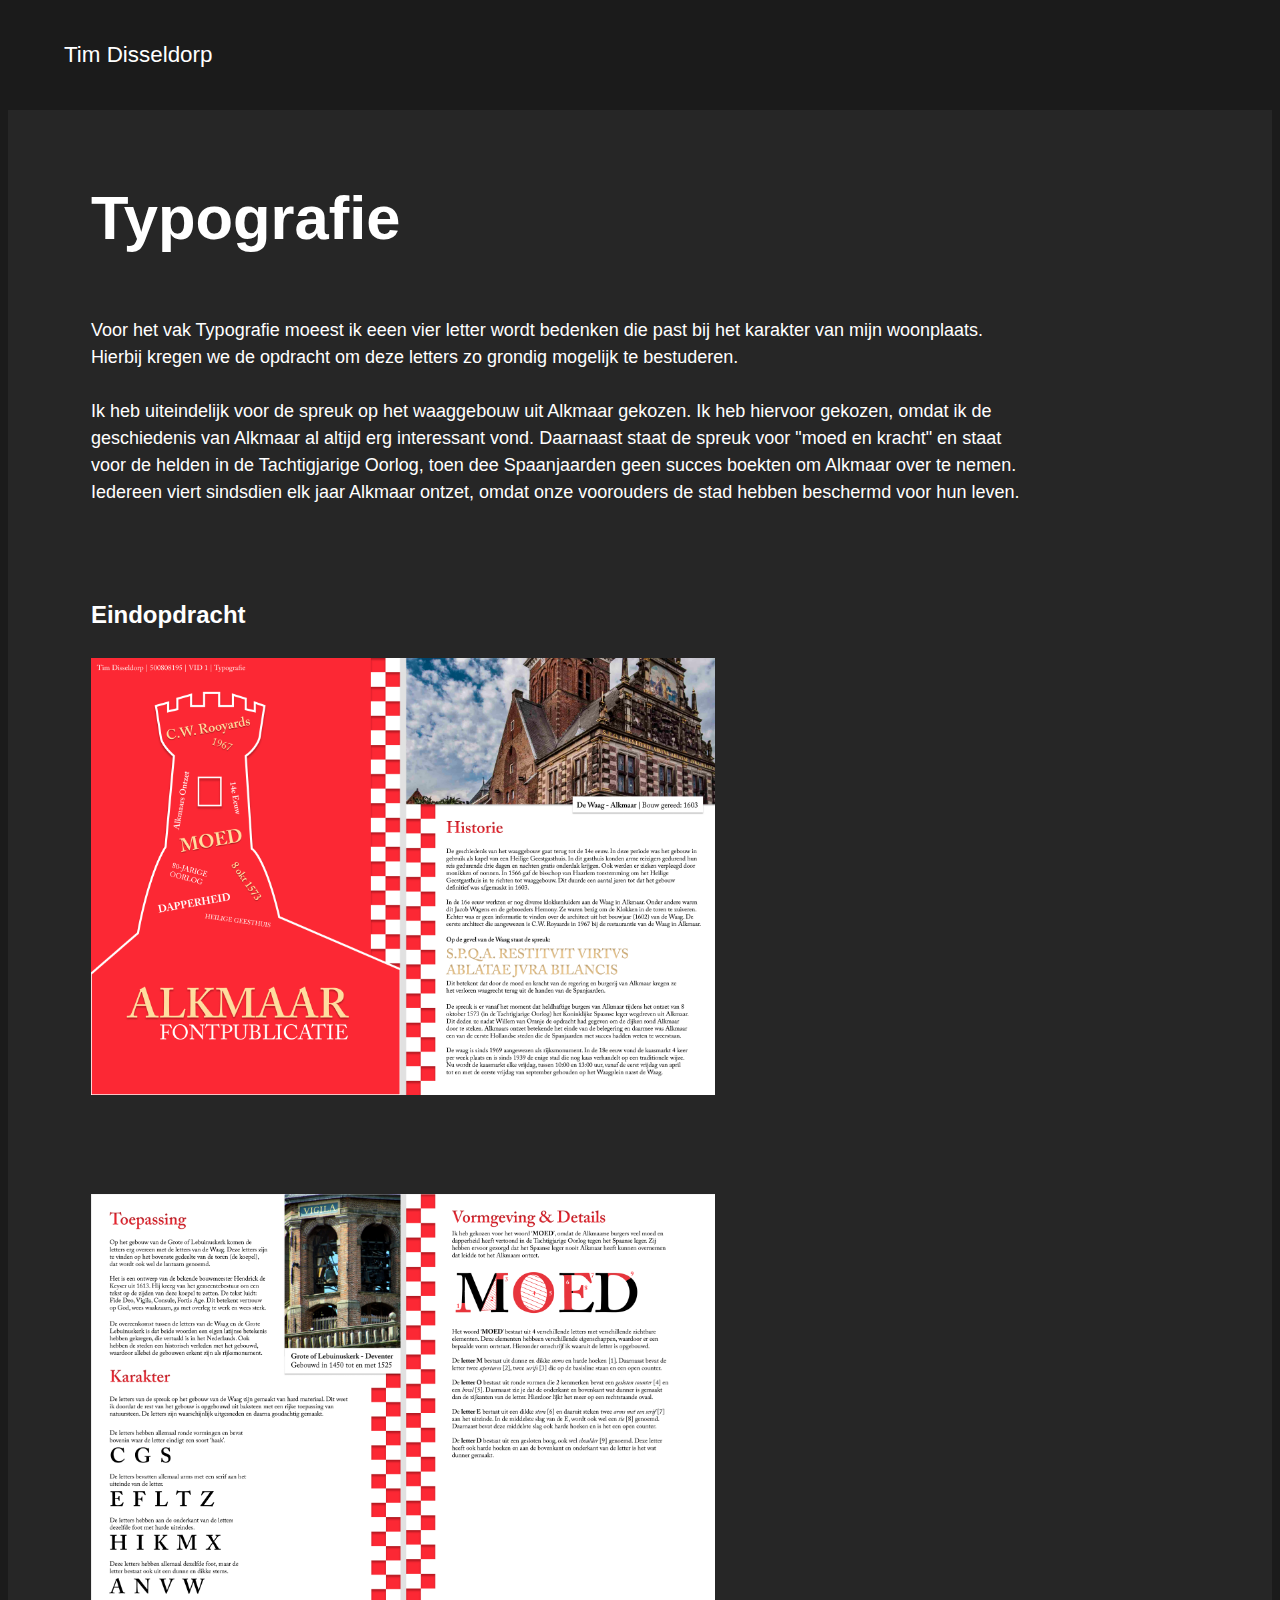
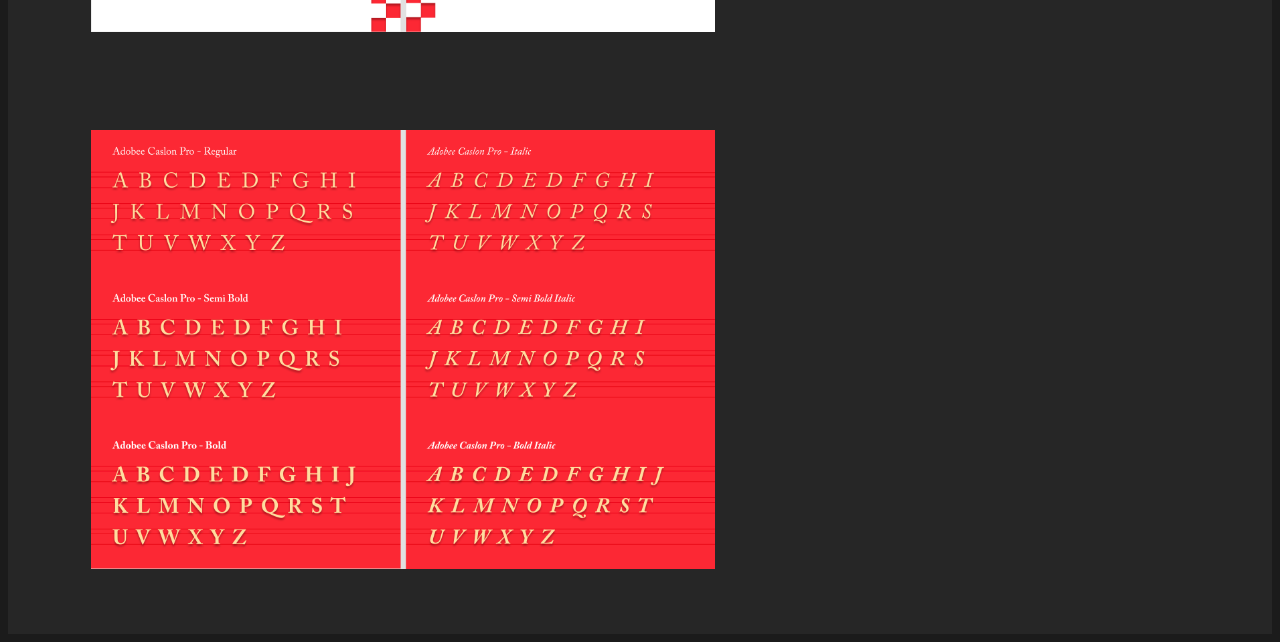
<file: Nummer8.html>
<!DOCTYPE html>
<html lang="en">

<head>
    <meta charset="UTF-8">
    <meta name="viewport" content="width=device-width, initial-scale=1.0">
    <link rel="stylesheet" type="text/css" href="css/styles.css">
    <title>Project Beyond</title>
</head>

<body>
    <header>
        <nav>
            <ul>
                <li><a href="index.html">Tim Disseldorp</a></li>
            </ul>
        </nav>
    </header>

    <article>
       <h1 id="beschrijving">Typografie</h1>
            <p id="alinea1">Voor het vak Typografie moeest ik eeen vier letter wordt bedenken die past bij het karakter van mijn woonplaats. Hierbij kregen we de opdracht om deze letters zo grondig mogelijk te bestuderen. 
            <br>
            <br>
            Ik heb uiteindelijk voor de spreuk op het waaggebouw uit Alkmaar gekozen. Ik heb hiervoor gekozen, omdat ik de geschiedenis van Alkmaar al altijd erg interessant vond. Daarnaast staat de spreuk voor "moed en kracht" en staat voor de helden in de Tachtigjarige Oorlog, toen dee Spaanjaarden geen succes boekten om Alkmaar over te nemen. Iedereen viert sindsdien elk jaar Alkmaar ontzet, omdat onze voorouders de stad hebben beschermd voor hun leven. 
            </p>
    </article>
    
     <article>
    <h2 id="beschrijving">Eindopdracht</h2>
        <img src="img/foto1.png" class="groot2">
    </article>
    
    <article>
    <h2 id="beschrijving"></h2>
        <img src="img/foto2.png" class="groot2">
    </article>
    
    <article>
    <h2 id="beschrijving"></h2>    
        <img src="img/foto3.png" class="groot2">
    </article>
    
</body>

</html>
</file>
<file: css/styles.css>
html {
    font-family: 'Inter var', sans-serif;
    color: white;
    background-color: #1b1b1b;
    line-height: 1.5;
}

nav {

    font-size: 1.4em;
    list-style: none;
    flex-wrap: wrap;
    background-color: #1b1b1b;
    transition: 2s;
}

nav ul {
    display: flex;
    justify-content: flex-end;
    list-style-type: none;
}

nav li {
    text-decoration: none;
    margin: 1rem;
}

nav li:first-child {
    flex-grow: 1;
}

nav a {
    color: white;
    text-decoration: none;
}

nav a:hover {
    color: lightcoral;
}

main {
    /* maak van main een grid container */
    display: grid;
    grid-template-columns: repeat(auto-fill, minmax(400px, 1fr));
    grid-gap: 1em;
}

h1 {
    grid-column: 1 / -1;
    font-size: 4.8vw;
    line-height: 1.2;
    font-weight: bold;
    transition: 2s;
    margin: 5%;
}

article {
    background-color: #262626;
    padding: .5rem;
}

article:first-of-type {
    /*   grid-column: 2 / 4; */
    background-color: #262626;
    /*   grid-row: 2 / 4; */
}

h2 {
    margin: 0 0 1.6rem;
}

p {
    font-family: sans-serif;
    font-weight: lighter;
    grid-column: 1 / -1;

}

img {
    width: 100%;
}

#about {
    font-size: 20px;
    margin-top: -10px;
    margin-left: 6%;
    margin-bottom: 6%;
    width: 75%;
}

#extra {
    font-size: 18px;
    margin-top: -50px;
    margin-left: 6%;
    margin-bottom: 6%;
    width: 75%;
}

#alinea1 {
    font-size: 18px;
    margin-left: 6%;
    margin-bottom: 6%;
    width: 75%;
}

#alinea2 {
    font-size: 16px;
    margin-left: 6%;
    margin-bottom: 6%;
    width: 75%;
}


footer {
    width: 100%;

}

footer p {
    margin-left: 6%;
    margin-top: 4%;
    font-size: 30px;
    font-weight: bold;
}


form {
    width: 30%;
    margin-left: 6%;
    margin-bottom: 6%;
}

label {
    font-size: 20px;
    font-weight: bold;


}

input {
    width: 400px;
    margin-bottom: 2%;
    border: 1px solid white;
    background-color: #1b1b1b;
    padding: .5rem;
    color: white;
    height: 25px;
}

select {
    padding: .5rem;
    background-color: #1b1b1b;
    border: 1px solid white;
    color: white;
    margin-top: 20px;
}

#button {
    background-color: white;
    color: black;
    width: 200px;
    font-size: 18px;
    border: 1px solid black;
    margin-top: 20px;
    transition: .6s;
    overflow: hidden;
    height: 40px;
    border-radius: 5px;
}

#button:focus {
    outline: none;
}

#button:hover {
    background: orange;
    cursor: pointer;
}

.nextime {
    width: 50%;
    margin: 6%;
}

.NBD {
    width: 50%;
    margin: 6%;
}

.HCI {
    width: 50%;
    margin: 6%;
}

.groot1{
    width: 60%;
    margin-left: 6%;
    margin-bottom: 4%;
}

.groot2{
    width: 50%;
    margin-left: 6%;
    margin-bottom: 4%;
}

.groot3{
    width: 40%;
    margin-left: 6%;
    margin-bottom: 4%;
}

#werking {
    font-size: 24px;
    margin-left: 6%;
    width: 70%;
}

#beschrijving {
    margin-left: 6%;
}

#uitleg{
    margin-left: 6%;
}

#beschrijving2{
    font-size: 20px;
    margin-left: 6%;
    width: 70%;
}

video{
    width: 800px;
    height: 600px;
    margin: 6%;
}

iframe {
    width: 600px;
    height: 400px;
    margin-left: 6%;
    margin-bottom: 6%;
}
</file>
